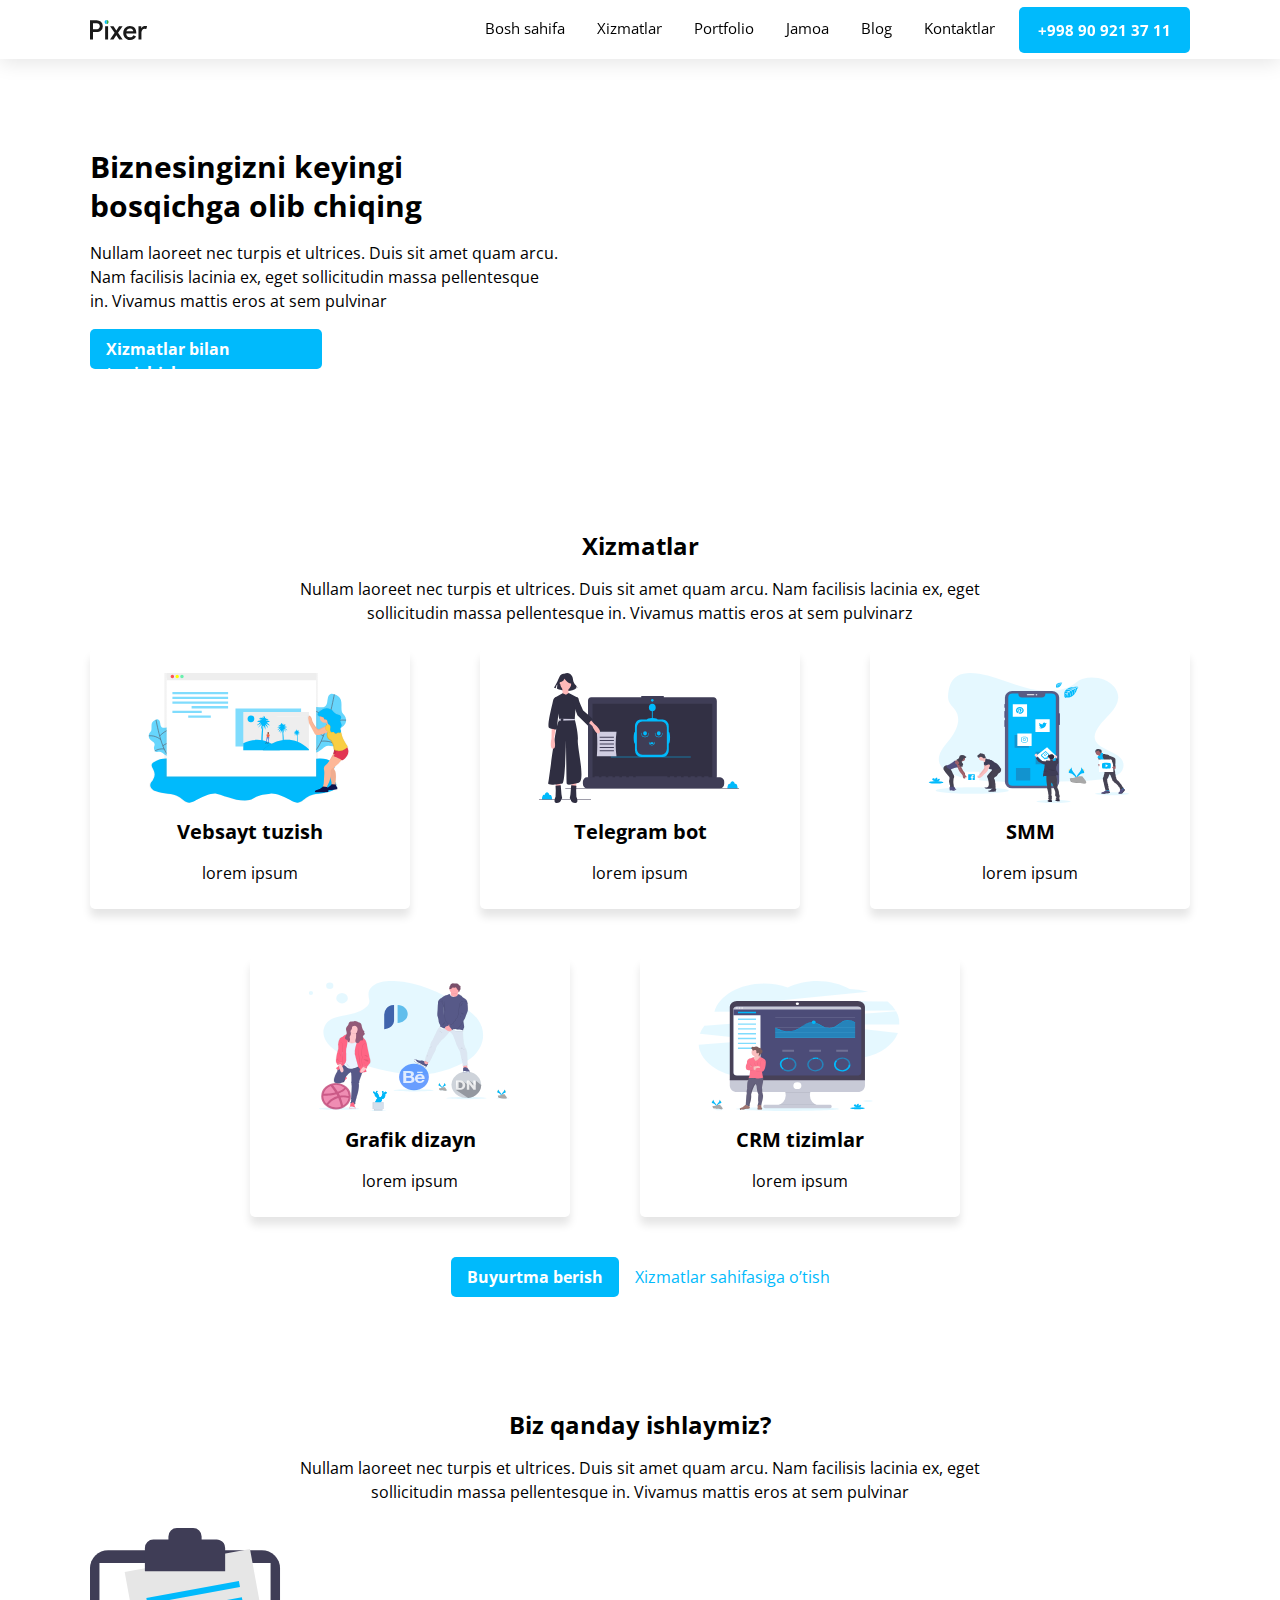
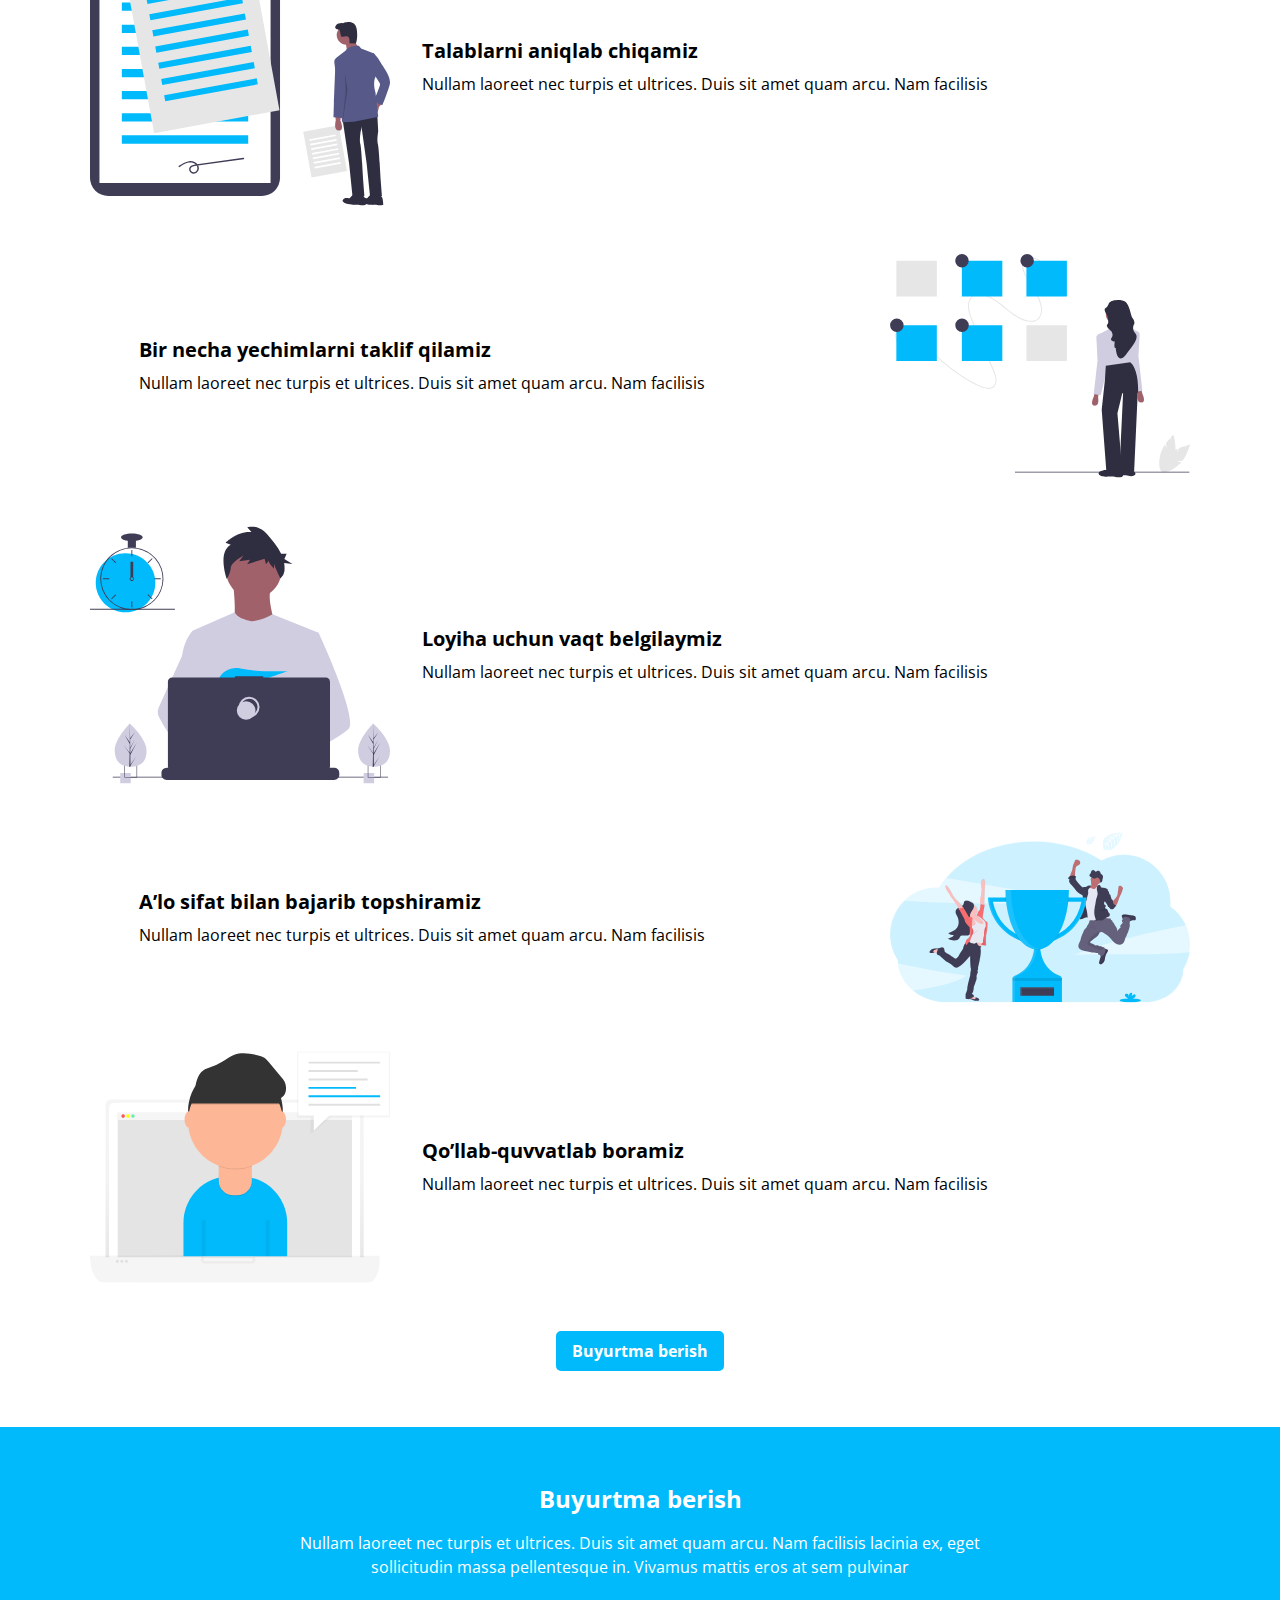
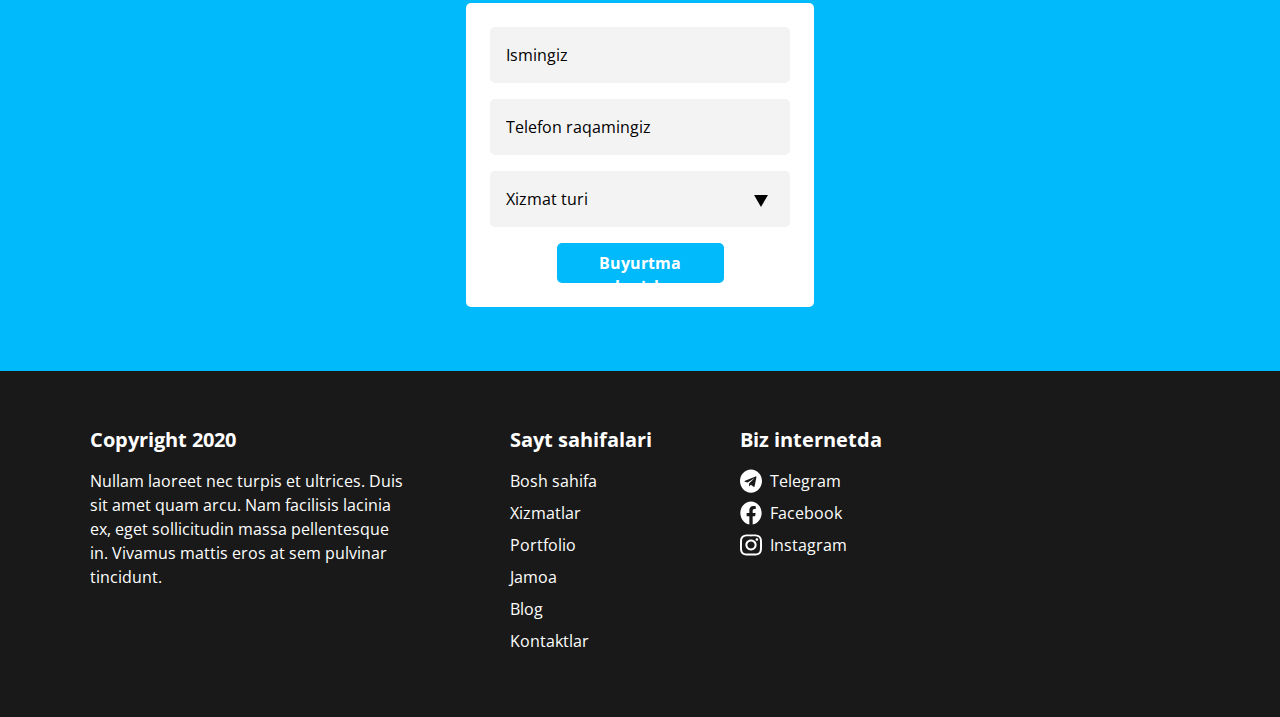
<file: index.html>
<!DOCTYPE html>
<html lang="en">
<head>
    <meta charset="UTF-8">
    <meta http-equiv="X-UA-Compatible" content="IE=edge">
    <meta name="viewport" content="width=device-width, initial-scale=1.0">
    <title>Pixer</title>
    <link rel="stylesheet" href="./css/main.css">
    <link rel="stylesheet" href="./css/normalize.css">
    <!-- <link rel="stylesheet" href="./css/main-min.css"> -->
</head>
<body>
    <!-- site header start -->
    <header>
        <div class="container">
            <div class="site-header-wrapper">
                <a class="site-header-img-link" href="./index.html">
                    <img class="site-header-img" src="./images/site-logo.svg" alt="site logo">
                </a>
                <nav class="site-header-nav">
                    <ol class="site-header-nav-list">
                        <li class="site-header-nav-item">
                            <a class="site-header-nav-item-link" href="./index.html">Bosh sahifa</a>
                        </li>
                        <li class="site-header-nav-item">
                            <a class="site-header-nav-item-link" href="./services.html">Xizmatlar</a>
                            <ul class="site-header-nav-inner-list">
                                <li class="site-header-nav-inner-item">
                                    <a class="site-header-nav-inner-link first-item-link" href="./create-site.html">Vebsayt</a>
                                </li>
                                <li class="site-header-nav-inner-item">
                                    <a class="site-header-nav-inner-link" href="./telegram-bot.html">Telegram bot</a>
                                </li>
                                <li class="site-header-nav-inner-item">
                                    <a class="site-header-nav-inner-link" href="./smm.html">SMM</a>
                                </li>
                                <li class="site-header-nav-inner-item">
                                    <a class="site-header-nav-inner-link" href="./grafik-dizayn.html">Grafik dizayn</a>
                                </li>
                                <li class="site-header-nav-inner-item">
                                    <a class="site-header-nav-inner-link" href="./crm-systems.html">CRM tizim</a>
                                </li>
                            </ul>
                        </li>
                        <li class="site-header-nav-item">
                            <a class="site-header-nav-item-link" href="./portfolio.html">Portfolio</a>
                        </li>
                        <li class="site-header-nav-item">
                            <a class="site-header-nav-item-link" href="./team.html">Jamoa</a>
                        </li>
                        <li class="site-header-nav-item">
                            <a class="site-header-nav-item-link" href="./blog.html">Blog</a>
                        </li>
                        <li class="site-header-nav-item">
                            <a class="site-header-nav-item-link" href="./contacts.html">Kontaktlar</a>
                        </li>
                    </ol>
                </nav>
                <a class="site-header-wrapper-link" href="tel:+998909213711">+998 90 921 37 11</a>
            </div>
        </div>
    </header>
    <!-- site header end -->

    <!-- site main start -->
    <main class="site-main">
    <!-- hero section start -->
        <section class="hero-section">
            <div class="container">
                <div class="hero-section-wrapper">
                    <div class="hero-section-title-wrapper">
                        <h1 class="hero-section-title">Biznesingizni keyingi bosqichga olib chiqing</h1>
                        <p class="hero-section-description">Nullam laoreet nec turpis et ultrices. Duis sit amet quam arcu. Nam facilisis lacinia ex, eget sollicitudin massa pellentesque in. Vivamus mattis eros at sem pulvinar</p>
                        <a class="hero-section-btn" href="#servises">Xizmatlar bilan tanishish</a>
                    </div>
                    <iframe class="hero-section-iframe" width="458" height="258" src="https://www.youtube.com/embed/6_pru8U2RmM" title="The whole working-from-home thing — Apple"  allow="accelerometer; autoplay; clipboard-write; encrypted-media; gyroscope; picture-in-picture" allowfullscreen></iframe>
                </div>
            </div>
        </section>
    <!-- hero section end -->

    <!-- services section start -->
    <section class="services-section" id="servises" >
        <div class="container">
            <div class="services-section-wrapper">
                <h2 class="services-section-wrapper-title">Xizmatlar</h2>
                <p class="services-section-wrapper-description">Nullam laoreet nec turpis et ultrices. Duis sit amet quam arcu. Nam facilisis lacinia ex, eget sollicitudin massa pellentesque in. Vivamus mattis eros at sem pulvinarz</p>
            </div>
            <ul class="services-section-list">
                <li class="services-section-item">
                    <a class="services-section-item-link create-site" href="./create-site.html">
                        <h3 class="services-section-item-title">Vebsayt tuzish</h3>
                        <p class="services-section-item-discribtion">lorem ipsum</p>
                    </a>
                </li>
                <li class="services-section-item">
                    <a class="services-section-item-link telegram-bot" href="./telegram-bot.html">
                        <h3 class="services-section-item-title">Telegram bot</h3>
                        <p class="services-section-item-discribtion">lorem ipsum</p>
                    </a>
                </li>
                <li class="services-section-item">
                    <a class="services-section-item-link smm" href="./smm.html">
                        <h3 class="services-section-item-title">SMM</h3>
                        <p class="services-section-item-discribtion">lorem ipsum</p>
                    </a>
                </li>
                <li class="services-section-item">
                    <a class="services-section-item-link grafik-disigner" href="./grafik-dizayn.html">
                        <h3 class="services-section-item-title">Grafik dizayn</h3>
                        <p class="services-section-item-discribtion">lorem ipsum</p>
                    </a>
                </li>
                <li class="services-section-item">
                    <a class="services-section-item-link crm-systems" href="./crm-systems.html">
                        <h3 class="services-section-item-title">CRM tizimlar</h3>
                        <p class="services-section-item-discribtion">lorem ipsum</p>
                    </a>
                </li>
            </ul>
            <div class="services-section-inner">
                <a class="services-section-inner-place-an-order" href="#order">Buyurtma berish</a>
                <a class="services-section-inner-link" href="#">Xizmatlar sahifasiga o’tish</a>
            </div>
        </div>
    </section>
    <!-- services section end -->

    <!-- Howwework section start -->
    <section class="howwework-section">
        <div class="container">
            <div class="howwework-section-wrapper">
                <h2 class="howwework-section-title">Biz qanday ishlaymiz?</h2>
                <p class="howwework-section-description">Nullam laoreet nec turpis et ultrices. Duis sit amet quam arcu. Nam facilisis lacinia ex, eget sollicitudin massa pellentesque in. Vivamus mattis eros at sem pulvinar</p>
                <ol class="howwework-section-list">
                    <li class="howwework-section-item">
                        <div class="howwework-section-item-wrapper">
                            <h3 class="howwework-section-item-title">Talablarni aniqlab chiqamiz</h3>
                            <p class="howwework-section-item-description">Nullam laoreet nec turpis et ultrices. Duis sit amet quam arcu. Nam facilisis</p>
                        </div>              
                    </li>
                    <li class="howwework-section-item">
                        <div class="howwework-section-item-wrapper">
                            <h3 class="howwework-section-item-title">Bir necha yechimlarni taklif qilamiz</h3>
                            <p class="howwework-section-item-description">Nullam laoreet nec turpis et ultrices. Duis sit amet quam arcu. Nam facilisis</p>
                        </div>        
                    </li>
                    <li class="howwework-section-item">
                        <div class="howwework-section-item-wrapper">
                            <h3 class="howwework-section-item-title">Loyiha uchun vaqt belgilaymiz</h3>
                            <p class="howwework-section-item-description">Nullam laoreet nec turpis et ultrices. Duis sit amet quam arcu. Nam facilisis</p>    
                        </div>
                    </li>
                    <li class="howwework-section-item">
                        <div class="howwework-section-item-wrapper">
                            <h3 class="howwework-section-item-title">A’lo sifat bilan bajarib topshiramiz</h3>
                            <p class="howwework-section-item-description">Nullam laoreet nec turpis et ultrices. Duis sit amet quam arcu. Nam facilisis</p>
                        </div>
                    </li>
                    <li class="howwework-section-item">
                        <div class="howwework-section-item-wrapper">
                            <h3 class="howwework-section-item-title">Qo’llab-quvvatlab boramiz</h3>
                            <p class="howwework-section-item-description">Nullam laoreet nec turpis et ultrices. Duis sit amet quam arcu. Nam facilisis</p>    
                        </div>
                    </li>
                </ol>
                <div class="howwework-section-inner-link">
                    <a class="services-section-inner-place-an-order howwework-section-inner-link-btn" href="#order">Buyurtma berish</a>
                </div>
            </div>
        </div>
    </section>
    <!-- Howwework section end -->

    <!-- order section start -->
    <section class="order-section" id="order">
        <div class="container">
            <h2 class="order-section-title">Buyurtma berish</h2>
            <p class="order-section-description">Nullam laoreet nec turpis et ultrices. Duis sit amet quam arcu. Nam facilisis lacinia ex, eget sollicitudin massa pellentesque in. Vivamus mattis eros at sem pulvinar</p>
            <form class="order-section-form" action="https://echo.htmlacademy.ru/" method="post" autocomplete="off">
                <input class="order-section-form-input" type="text" name="user_name" aria-label="Please enter your name!" placeholder="Ismingiz" required>
                <input class="order-section-form-input" type="tel" name="user_phone" aria-label="Please enter your name!" placeholder="Telefon raqamingiz" required>
                <select class="order-section-form-input" name="type_of_service" required>
                    <option value="" selected disabled>Xizmat turi</option>
                    <option value="Vebsayt tuzish">Vebsayt tuzish</option>
                    <option value="Telegram bot">Telegram bot</option>
                    <option value="SMM">SMM</option>
                    <option value="Grafik dizayn">Grafik dizayn</option>
                    <option value="CRM tizimlar">CRM tizimlar</option>
                </select>
                <button class="services-section-inner-place-an-order order-section-form-btn" type="submit">Buyurtma berish</button>
            </form>
        </div>
    </section>
    <!-- order section end -->
    </main>
    <!-- site main end -->

    <!-- site footer start -->
    <footer>
        <div class="container">
            <div class="fotter-wrapper">
                <div class="fotter-inner">
                    <strong class="fotter-inner-title">Copyright 2020</strong>
                    <p class="fotter-inner-description">Nullam laoreet nec turpis et ultrices. Duis sit amet quam arcu. Nam facilisis lacinia ex, eget sollicitudin massa pellentesque in. Vivamus mattis eros at sem pulvinar tincidunt.</p>
                </div>
                <div class="site-pages-wrapper">
                    <strong class="site-pages-wrapper-title">Sayt sahifalari</strong>
                    <ul class="site-pages-wrapper-list">
                        <li class="site-pages-wrapper-item">
                            <a class="site-pages-wrapper-item-link" href="./index.html">Bosh sahifa</a>
                        </li>
                        <li class="site-pages-wrapper-item">
                            <a class="site-pages-wrapper-item-link" href="./services.html">Xizmatlar</a>
                        </li>
                        <li class="site-pages-wrapper-item">
                            <a class="site-pages-wrapper-item-link" href="./portfolio.html">Portfolio</a>
                        </li>
                        <li class="site-pages-wrapper-item">
                            <a class="site-pages-wrapper-item-link" href="./team.html">Jamoa</a>
                        </li>
                        <li class="site-pages-wrapper-item">
                            <a class="site-pages-wrapper-item-link" href="./blog.html">Blog</a>
                        </li>
                        <li class="site-pages-wrapper-item">
                            <a class="site-pages-wrapper-item-link" href="./contacts.html">Kontaktlar</a>
                        </li>
                    </ul>
                </div>
                <div class="our-social-wrapper">
                    <strong class="our-social-title">Biz internetda</strong>
                    <ul class="our-social-title-list">
                        <li class="our-social-title-item">
                            <a class="our-social-title-item-link" href="#" target="blank">Telegram</a>
                        </li>
                        <li class="our-social-title-item">
                            <a class="our-social-title-item-link facebook" href="#" target="blank">Facebook</a>
                        </li>
                        <li class="our-social-title-item">
                            <a class="our-social-title-item-link instagram" href="#" target="blank">Instagram</a>
                        </li>
                    </ul>
                </div>
            </div>
        </div>
    </footer>
    <!-- site footer end -->



</body>
</html>
</file>
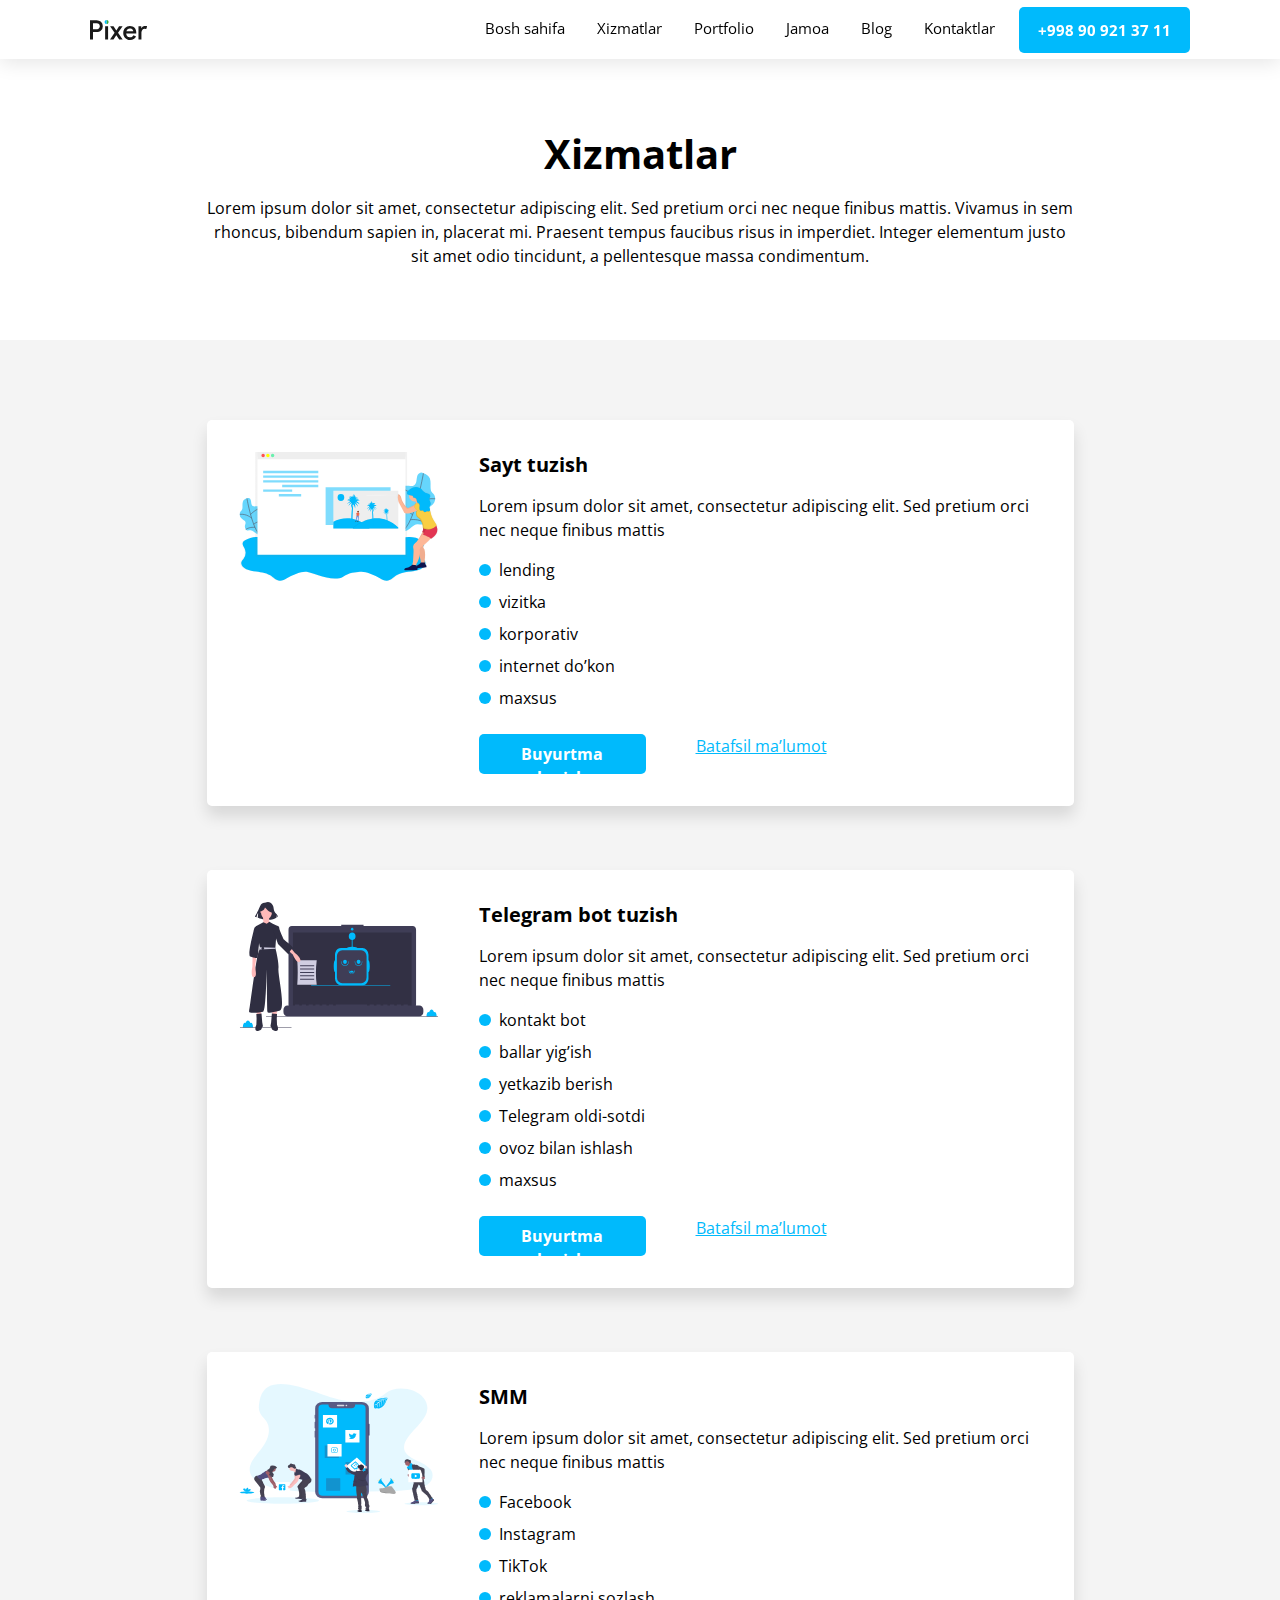
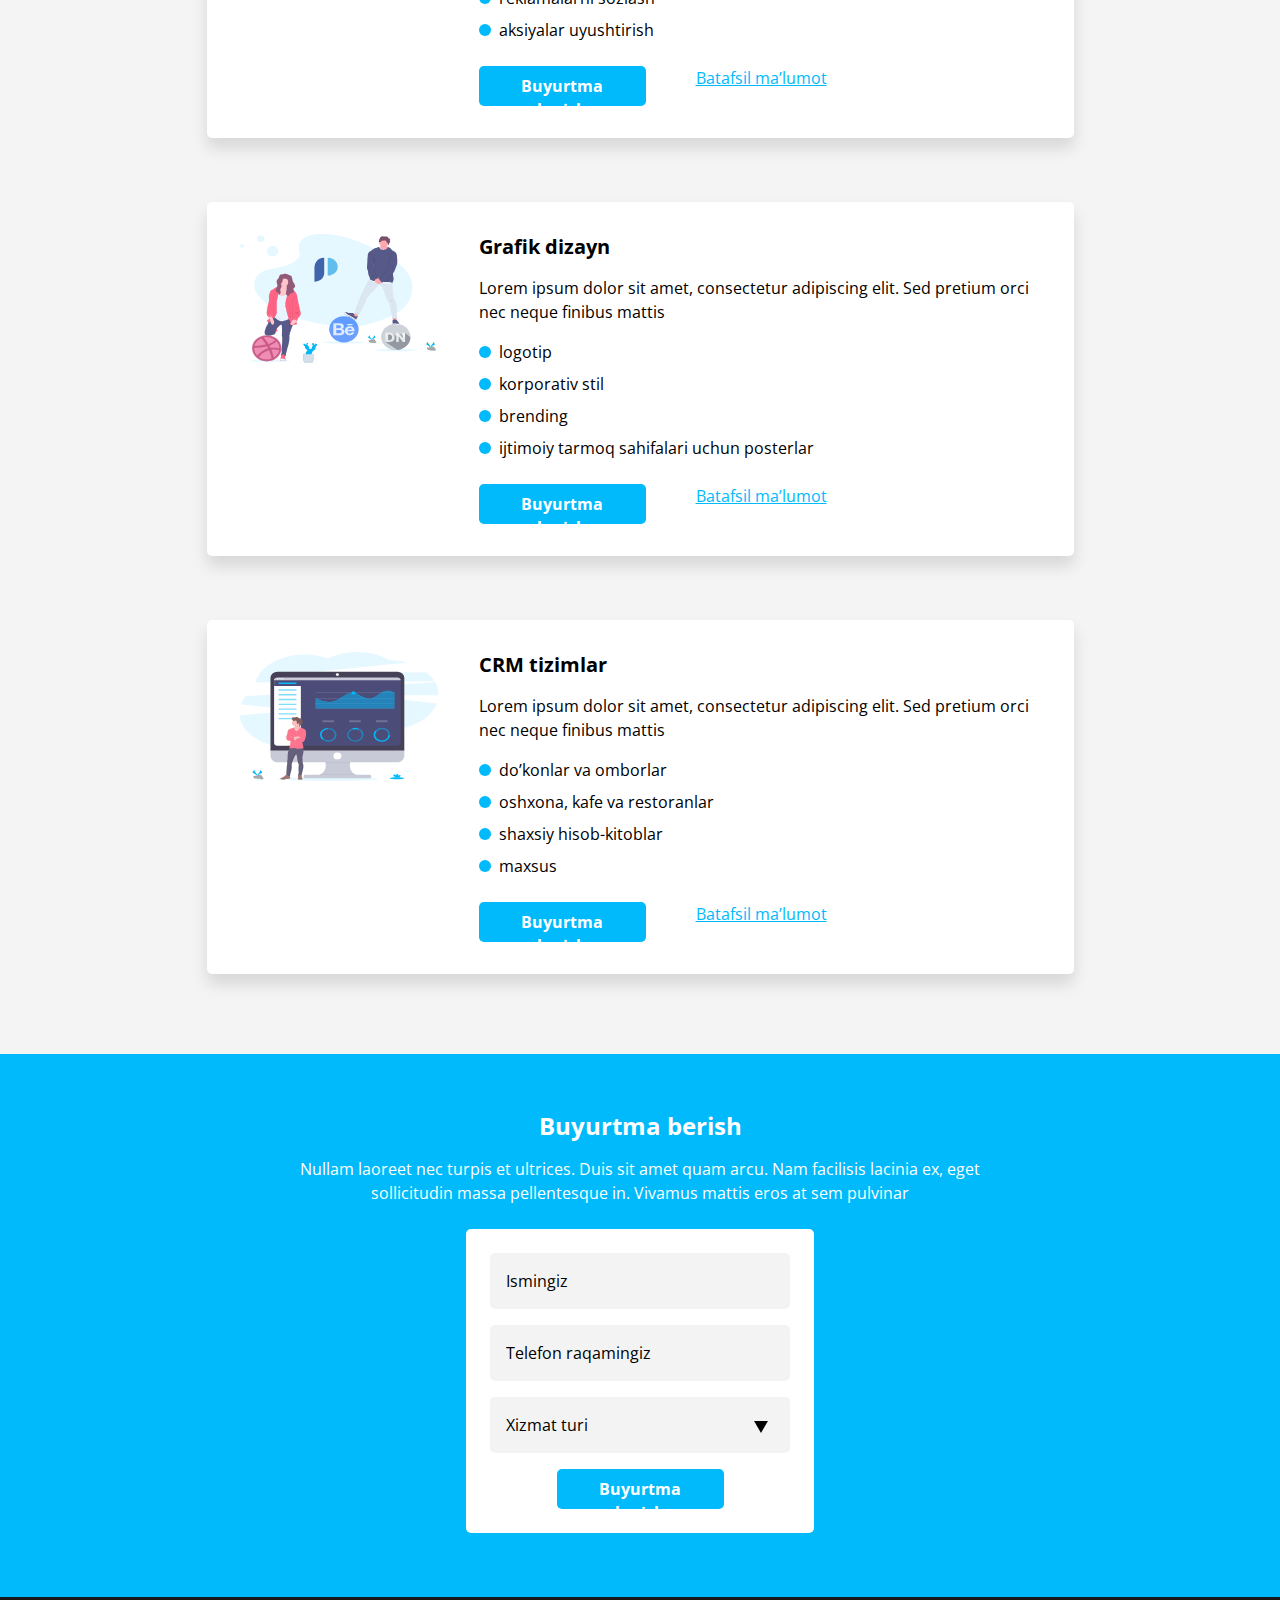
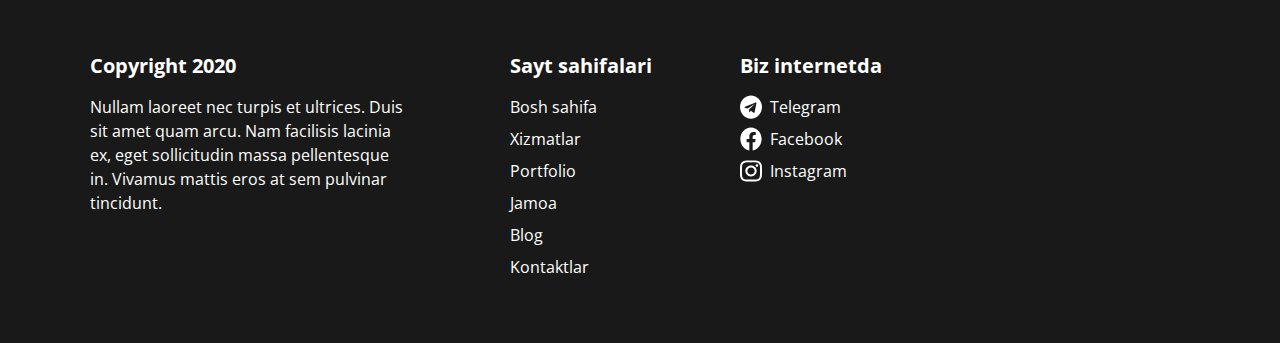
<file: services.html>
<!DOCTYPE html>
<html lang="en">
<head>
    <meta charset="UTF-8">
    <meta http-equiv="X-UA-Compatible" content="IE=edge">
    <meta name="viewport" content="width=device-width, initial-scale=1.0">
    <title>Services</title>
    <!-- <link rel="stylesheet" href="./css/normalize.css"> -->
    <!-- <link rel="stylesheet" href="./css/main.css"> -->
    <link rel="stylesheet" href="./css/main-min.css">
</head>
<body>

    <!-- site header start -->
    <header>
        <div class="container">
            <div class="site-header-wrapper">
                <a class="site-header-img-link" href="./index.html">
                    <img class="site-header-img" src="./images/site-logo.svg" alt="site logo">
                </a>
                <nav class="site-header-nav">
                    <ol class="site-header-nav-list">
                        <li class="site-header-nav-item">
                            <a class="site-header-nav-item-link" href="./index.html">Bosh sahifa</a>
                        </li>
                        <li class="site-header-nav-item">
                            <a class="site-header-nav-item-link" href="./services.html">Xizmatlar</a>
                            <ul class="site-header-nav-inner-list">
                                <li class="site-header-nav-inner-item">
                                    <a class="site-header-nav-inner-link first-item-link" href="./create-site.html">Vebsayt</a>
                                </li>
                                <li class="site-header-nav-inner-item">
                                    <a class="site-header-nav-inner-link" href="./telegram-bot.html">Telegram bot</a>
                                </li>
                                <li class="site-header-nav-inner-item">
                                    <a class="site-header-nav-inner-link" href="./smm.html">SMM</a>
                                </li>
                                <li class="site-header-nav-inner-item">
                                    <a class="site-header-nav-inner-link" href="./grafik-dizayn.html">Grafik dizayn</a>
                                </li>
                                <li class="site-header-nav-inner-item">
                                    <a class="site-header-nav-inner-link" href="./crm-systems.html">CRM tizim</a>
                                </li>
                            </ul>
                        </li>
                        <li class="site-header-nav-item">
                            <a class="site-header-nav-item-link" href="./portfolio.html">Portfolio</a>
                        </li>
                        <li class="site-header-nav-item">
                            <a class="site-header-nav-item-link" href="./team.html">Jamoa</a>
                        </li>
                        <li class="site-header-nav-item">
                            <a class="site-header-nav-item-link" href="./blog.html">Blog</a>
                        </li>
                        <li class="site-header-nav-item">
                            <a class="site-header-nav-item-link" href="./contacts.html">Kontaktlar</a>
                        </li>
                    </ol>
                </nav>
                <a class="site-header-wrapper-link" href="tel:+998909213711">+998 90 921 37 11</a>
            </div>
        </div>
    </header>
    <!-- site header end -->

    <!-- site main start -->
    <main class="site-main">
    
    <!-- services section start -->
    <section class="service-hero-section">
        <div class="container">
            <div class="services-section-title-inner">
                <h2 class="services-section-inner-title">Xizmatlar</h2>
                <p class="services-section-inner-desc">
                    Lorem ipsum dolor sit amet, consectetur adipiscing elit. Sed pretium orci nec neque finibus mattis. Vivamus in sem rhoncus, bibendum sapien in, placerat mi. Praesent tempus faucibus risus in imperdiet. Integer elementum justo sit amet odio tincidunt, a pellentesque massa condimentum.
                </p>
            </div>
        </div>
        <div class="services-section-inner-wrapper">
            <div class="container">
                <ul class="services-section-wrapper-list">
                    <li class="services-section-wrapper-item">
                        <h3 class="services-section-wrapper-item-title">Sayt tuzish</h3>
                        <p class="services-section-wrapper-item-desc">Lorem ipsum dolor sit amet, consectetur adipiscing elit. Sed pretium orci nec neque finibus mattis</p>
                        <ul class="services-section-wrapper-inner-list">
                            <li class="services-section-wrapper-inner-item">lending</li>
                            <li class="services-section-wrapper-inner-item">vizitka</li>
                            <li class="services-section-wrapper-inner-item">korporativ</li>
                            <li class="services-section-wrapper-inner-item">internet do’kon</li>
                            <li class="services-section-wrapper-inner-item">maxsus</li>
                        </ul>
                        <div class="services-section-wrapper-item-inner">
                            <a class="hero-section-btn services-section-wrapper-item-inner-link  order-link " href="#">Buyurtma berish</a>
                            <a class="services-section-wrapper-item-inner-link" href="#">Batafsil ma’lumot</a>
                        </div>
                    </li>
                    <li class="services-section-wrapper-item">
                        <h3 class="services-section-wrapper-item-title">Telegram bot tuzish</h3>
                        <p class="services-section-wrapper-item-desc">Lorem ipsum dolor sit amet, consectetur adipiscing elit. Sed pretium orci nec neque finibus mattis</p>
                        <ul class="services-section-wrapper-inner-list">
                            <li class="services-section-wrapper-inner-item">kontakt bot</li>
                            <li class="services-section-wrapper-inner-item">ballar yig’ish</li>
                            <li class="services-section-wrapper-inner-item">yetkazib berish</li>
                            <li class="services-section-wrapper-inner-item">Telegram oldi-sotdi</li>
                            <li class="services-section-wrapper-inner-item">ovoz bilan ishlash</li>
                            <li class="services-section-wrapper-inner-item">maxsus</li>
                        </ul>
                        <div class="services-section-wrapper-item-inner">
                            <a class="hero-section-btn services-section-wrapper-item-inner-link order-link" href="#">Buyurtma berish</a>
                            <a class="services-section-wrapper-item-inner-link" href="#">Batafsil ma’lumot</a>
                        </div>
                    </li>
                    <li class="services-section-wrapper-item">
                        <h3 class="services-section-wrapper-item-title">SMM</h3>
                        <p class="services-section-wrapper-item-desc">Lorem ipsum dolor sit amet, consectetur adipiscing elit. Sed pretium orci nec neque finibus mattis</p>
                        <ul class="services-section-wrapper-inner-list">
                            <li class="services-section-wrapper-inner-item">Facebook</li>
                            <li class="services-section-wrapper-inner-item">Instagram</li>
                            <li class="services-section-wrapper-inner-item">TikTok</li>
                            <li class="services-section-wrapper-inner-item">reklamalarni sozlash</li>
                            <li class="services-section-wrapper-inner-item">aksiyalar uyushtirish</li>
                        </ul>
                        <div class="services-section-wrapper-item-inner">
                            <a class="hero-section-btn services-section-wrapper-item-inner-link order-link" href="#">Buyurtma berish</a>
                            <a class="services-section-wrapper-item-inner-link" href="#">Batafsil ma’lumot</a>
                        </div>
                    </li>
                    <li class="services-section-wrapper-item">
                        <h3 class="services-section-wrapper-item-title">Grafik dizayn</h3>
                        <p class="services-section-wrapper-item-desc">Lorem ipsum dolor sit amet, consectetur adipiscing elit. Sed pretium orci nec neque finibus mattis</p>
                        <ul class="services-section-wrapper-inner-list">
                            <li class="services-section-wrapper-inner-item">logotip</li>
                            <li class="services-section-wrapper-inner-item">korporativ stil</li>
                            <li class="services-section-wrapper-inner-item">brending</li>
                            <li class="services-section-wrapper-inner-item">ijtimoiy tarmoq sahifalari uchun posterlar</li>
                        </ul>
                        <div class="services-section-wrapper-item-inner">
                            <a class="hero-section-btn services-section-wrapper-item-inner-link order-link" href="#">Buyurtma berish</a>
                            <a class="services-section-wrapper-item-inner-link" href="#">Batafsil ma’lumot</a>
                        </div>
                    </li>
                    <li class="services-section-wrapper-item">
                        <h3 class="services-section-wrapper-item-title">CRM tizimlar</h3>
                        <p class="services-section-wrapper-item-desc">Lorem ipsum dolor sit amet, consectetur adipiscing elit. Sed pretium orci nec neque finibus mattis</p>
                        <ul class="services-section-wrapper-inner-list">
                            <li class="services-section-wrapper-inner-item">do’konlar va omborlar</li>
                            <li class="services-section-wrapper-inner-item">oshxona, kafe va restoranlar</li>
                            <li class="services-section-wrapper-inner-item">shaxsiy hisob-kitoblar</li>
                            <li class="services-section-wrapper-inner-item">maxsus</li>
                        </ul>
                        <div class="services-section-wrapper-item-inner">
                            <a class="hero-section-btn services-section-wrapper-item-inner-link order-link" href="#">Buyurtma berish</a>
                            <a class="services-section-wrapper-item-inner-link" href="#">Batafsil ma’lumot</a>
                        </div>
                    </li>
                </ul>
            </div>
        </div>
    </section>  
    
    <!-- order section start -->
    <section class="order-section" id="order">
        <div class="container">
            <h2 class="order-section-title">Buyurtma berish</h2>
            <p class="order-section-description">Nullam laoreet nec turpis et ultrices. Duis sit amet quam arcu. Nam facilisis lacinia ex, eget sollicitudin massa pellentesque in. Vivamus mattis eros at sem pulvinar</p>
            <form class="order-section-form" action="https://echo.htmlacademy.ru/" method="post" autocomplete="off">
                <input class="order-section-form-input" type="text" name="user_name" aria-label="Please enter your name!" placeholder="Ismingiz" required>
                <input class="order-section-form-input" type="tel" name="user_phone" aria-label="Please enter your name!" placeholder="Telefon raqamingiz" required>
                <select class="order-section-form-input" name="type_of_service" required>
                    <option value="" selected disabled>Xizmat turi</option>
                    <option value="Vebsayt tuzish">Vebsayt tuzish</option>
                    <option value="Telegram bot">Telegram bot</option>
                    <option value="SMM">SMM</option>
                    <option value="Grafik dizayn">Grafik dizayn</option>
                    <option value="CRM tizimlar">CRM tizimlar</option>
                </select>
                <button class="services-section-inner-place-an-order order-section-form-btn" type="submit">Buyurtma berish</button>
            </form>
        </div>
    </section>
    <!-- order section end -->
    </main>
    <!-- site main end -->

    <!-- site footer start -->
    <footer>
        <div class="container">
            <div class="fotter-wrapper">
                <div class="fotter-inner">
                    <strong class="fotter-inner-title">Copyright 2020</strong>
                    <p class="fotter-inner-description">Nullam laoreet nec turpis et ultrices. Duis sit amet quam arcu. Nam facilisis lacinia ex, eget sollicitudin massa pellentesque in. Vivamus mattis eros at sem pulvinar tincidunt.</p>
                </div>
                <div class="site-pages-wrapper">
                    <strong class="site-pages-wrapper-title">Sayt sahifalari</strong>
                    <ul class="site-pages-wrapper-list">
                        <li class="site-pages-wrapper-item">
                            <a class="site-pages-wrapper-item-link" href="./index.html">Bosh sahifa</a>
                        </li>
                        <li class="site-pages-wrapper-item">
                            <a class="site-pages-wrapper-item-link" href="./services.html">Xizmatlar</a>
                        </li>
                        <li class="site-pages-wrapper-item">
                            <a class="site-pages-wrapper-item-link" href="./portfolio.html">Portfolio</a>
                        </li>
                        <li class="site-pages-wrapper-item">
                            <a class="site-pages-wrapper-item-link" href="./team.html">Jamoa</a>
                        </li>
                        <li class="site-pages-wrapper-item">
                            <a class="site-pages-wrapper-item-link" href="./blog.html">Blog</a>
                        </li>
                        <li class="site-pages-wrapper-item">
                            <a class="site-pages-wrapper-item-link" href="./contacts.html">Kontaktlar</a>
                        </li>
                    </ul>
                </div>
                <div class="our-social-wrapper">
                    <strong class="our-social-title">Biz internetda</strong>
                    <ul class="our-social-title-list">
                        <li class="our-social-title-item">
                            <a class="our-social-title-item-link" href="#" target="blank">Telegram</a>
                        </li>
                        <li class="our-social-title-item">
                            <a class="our-social-title-item-link facebook" href="#" target="blank">Facebook</a>
                        </li>
                        <li class="our-social-title-item">
                            <a class="our-social-title-item-link instagram" href="#" target="blank">Instagram</a>
                        </li>
                    </ul>
                </div>
            </div>
        </div>
    </footer>
    <!-- site footer end -->  
</body>
</html>
</file>
<file: css/main.css>
/*
* Prefixed by https://autoprefixer.github.io
* PostCSS: v8.4.14,
* Autoprefixer: v10.4.7
* Browsers: last 4 version
*/

/*
* Prefixed by https://autoprefixer.github.io
* PostCSS: v8.4.14,
* Autoprefixer: v10.4.7
* Browsers: last 4 version
*/

/*
* Prefixed by https://autoprefixer.github.io
* PostCSS: v8.4.14,
* Autoprefixer: v10.4.7
* Browsers: last 4 version
*/



:root{
    --main-text: #fff;
    --header-text-color: #000000;
    --btn-bg-color: #00BAFC;
}

@font-face {
    font-family: "Open Sans";
    font-style: normal;
    font-weight: 400;
    src: url("../fonts/open-sans-v29-latin-regular.woff2") format("woff2"),
    url("../fonts/open-sans-v29-latin-regular.woff") format("woff"); 
}

@font-face {
    font-family: "Open Sans";
    font-style: normal;
    font-weight: 700;
    src: url("../fonts/open-sans-v29-latin-700.woff2") format("woff2"), 
    url("../fonts/open-sans-v29-latin-700.woff") format("woff"); 
}

*,
*::before,
*::after{
    -webkit-box-sizing: inherit;
    box-sizing: inherit;
}

html{
    height: 100%;
    -webkit-box-sizing: border-box;
    box-sizing: border-box;
    scroll-behavior: smooth;
}

img{
    display: block;
    height: auto;
}
*{
    -webkit-box-sizing: border-box;
    box-sizing: border-box;
    
    
}

ul{
    list-style: none;
    margin: 0;
    padding: 0;
}

h1,
h2,
h3,
h4,
h5,
p{
    margin: 0;
}

a{
    text-decoration: none;
}



body{
    font-family: "Open Sans", "Arial", sans-serif;
    font-style: normal;
    font-weight: 400;
    margin: 0;
}

.container{
    width: 1140px;
    margin: 0 auto;
    padding-right: 20px;
    padding-left: 20px;
}
/* STICKY-FOOTER */

.site-main{
    -webkit-box-flex: 1;
    -ms-flex-positive: 1;
    flex-grow: 1;
}

/* header */
header{
    position: fixed;
    z-index: 2;
    width: 100%;
    background: var(--main-text);
    -webkit-box-shadow: 0px 4px 20px #0000001a;
    box-shadow: 0px 4px 20px #0000001a;
}

.site-header-wrapper{
    display: -webkit-box;
    display: -ms-flexbox;
    display: flex;
    -webkit-box-align: center;
    -ms-flex-align: center;
    align-items: center;    
}

.site-header-img-link{
    margin-right: auto;
}

.site-header-img{
    width: 58px;
    height: 20px;
    display: block;
}

.site-header-img:hover{
    opacity: 0.8;
}
.site-header-img:active{
    opacity: 0.4;
}

.site-header-nav-list{
    display: -webkit-box;
    display: -ms-flexbox;
    display: flex;
    list-style: none;
    margin: 0;
    padding: 0;
}
.site-header-nav-item{
    position: relative;
}

.site-header-nav-item-link{
    display: inline-block;
    font-size: 15px;
    line-height: 24px;
    padding: 16px;
    color: var(--header-text-color);
    text-decoration: none;
    border-bottom: 3px solid transparent;
}

.site-header-nav-item:nth-child(2):hover .site-header-nav-inner-list{
    display: block;
    border-radius: 5px;
}

.site-header-nav-item-link:hover{
    border-bottom: 3px solid #191919;
}
.site-header-nav-item-link:active{
    color: var(--main-text);
    border-bottom: 3px solid transparent;
    background-color: #191919b3;
}

.site-header-nav-inner-list {
    display: none;
    position: absolute;
    left: -16px;
    width: 124px;
    list-style: none;
    padding: 0;
    -webkit-box-shadow: 0px 4px 24px rgba(0, 0, 0, 0.1);
    box-shadow: 0px 4px 24px rgba(0, 0, 0, 0.1);
    
}
.site-header-nav-inner-item {
    padding-left: 16px;
    background-color: #fff;
}

.site-header-nav-inner-item:hover{
    background-color: var(--btn-bg-color) ;
}
.site-header-nav-inner-item:active{
    background-color: var(--btn-bg-color) ;
    opacity: 0.6;
}

.site-header-nav-inner-link{
    display: inline-block;
    font-size: 16px;
    line-height: 24px;
    text-decoration: none;
    margin: 8px 0;
    color: var(--header-text-color);
}


.site-header-wrapper-link{
    display: block;
    font-weight: 700;
    font-size: 15px;
    line-height: 24px;
    margin-left: 8px;
    color: var(--main-text);
    border: 3px solid transparent;
    background-color: var(--btn-bg-color);
    border-radius: 5px;
    padding: 8px 16px;
    text-decoration: none;
}

.site-header-wrapper-link:hover{
    color: var(--btn-bg-color);
    border: 3px solid var(--btn-bg-color);
    background-color: var(--main-text) ;
}
.site-header-wrapper-link:active{
    color: var(--main-text);
    border: 3px solid var(--main-text);
    background-color: var(--btn-bg-color);
    opacity: 0.6;
}

/*------------------------ hero section */
.hero-section {
    padding: 136px 0 80px 0;
}
.hero-section-wrapper{
    display: -webkit-box;
    display: -ms-flexbox;
    display: flex;
    -webkit-box-align: center;
    -ms-flex-align: center;
    align-items: center;
}
.hero-section-title-wrapper {
    width: 470px;
    margin-right: auto;
}
.hero-section-title {
    font-weight: 700;
    font-size: 30px;
    line-height: 130%;
    color: var(--header-text-color);
    margin-top: 0;
    margin-bottom: 16px;
}
.hero-section-description {
    display: inline-block;
    font-size: 16px;
    line-height: 24px;
    color: var(--header-text-color);
    margin-top: 0;
    margin-bottom: 16px;
}
.hero-section-btn {
    display: inline-block;
    width: 232px;
    height: 40px;
    font-weight: 700;
    font-size: 16px;
    line-height: 24px;  
    padding: 8px 16px;
    text-decoration: none;
    color: var(--main-text);
    background-color: var(--btn-bg-color);
    border-radius: 5px;
    
}

.hero-section-btn:hover{
    background-color: #00bafccc;
}
.hero-section-btn:active{
    background-color: #00bafc99;
}

.hero-section-iframe {
    border: 0;
    border-radius: 5px;
}


/*------------- service section  */

.services-section {
    padding: 56px 0;
}
.services-section-wrapper {
    width: 719px;
    margin: 0 auto;
    margin-bottom: 24px;
    text-align: center;
}
.services-section-wrapper-title {
    font-weight: 700;
    font-size: 24px;
    line-height: 130%;
    text-align: center;
    margin-top: 0;
    margin-bottom: 16px;
    color: var(--header-text-color);
    
}
.services-section-wrapper-description {
    font-size: 16px;
    line-height: 24px;
    text-align: center;
    margin: 0;
    color: var(--header-text-color);
}
.services-section-list {
    display: -webkit-box;
    display: -ms-flexbox;
    display: flex;
    -ms-flex-wrap: wrap;
    flex-wrap: wrap;
    -webkit-box-pack: center;
    -ms-flex-pack: center;
    justify-content: center;
    list-style: none;
    margin: 0 auto;
    margin-bottom: 40px;
    padding: 0;
}
.services-section-item {
    width: 320px;
    margin-right: 70px;
    padding: 24px 58px;
    background: var(--main-text);
    -webkit-box-shadow: 0px 8px 8px #0000001a;
    box-shadow: 0px 8px 8px #0000001a;
    border-radius: 5px;
}

.services-section-item:hover{
    -webkit-box-shadow: 0px 12px 21px #0000001a;
    box-shadow: 0px 12px 21px #0000001a;
}
.services-section-item:active{
    -webkit-box-shadow: 0px 4px 4px #00000033;
    box-shadow: 0px 4px 4px #00000033;
}

.services-section-item:nth-child(3){
    margin-right: 0;
}
.services-section-item:nth-child(4){
    margin-top: 48px;
}
.services-section-item:nth-child(5){
    margin-top: 48px;
}


.services-section-item-link{
    text-decoration: none;
}


.create-site::before{
    display: block;
    width: 202px;
    height: 130px;
    margin-bottom: 16px;
    background-image: url("../images/website-illustration.svg");
    background-size: 202px 130px;
    background-repeat: no-repeat;
    -ms-flex-negative: 0;
    flex-shrink: 0;
    content: ""; 
}
.telegram-bot::before{
    display: block;
    width: 202px;
    height: 130px;
    margin-bottom: 16px;
    background-image: url("../images/bot-illustration.svg");
    background-size: 202px 130px;
    background-repeat: no-repeat;
    -ms-flex-negative: 0;
    flex-shrink: 0;
    content: ""; 
}
.smm::before{
    display: block;
    width: 202px;
    height: 130px;
    margin-bottom: 16px;
    background-image: url("../images/smm-illustration.svg");
    background-size: 202px 130px;
    background-repeat: no-repeat;
    -ms-flex-negative: 0;
    flex-shrink: 0;
    content: ""; 
}
.grafik-disigner::before{
    display: block;
    width: 202px;
    height: 130px;
    margin-bottom: 16px;
    background-image: url("../images/design-illustration.svg");
    background-size: 202px 130px;
    background-repeat: no-repeat;
    -ms-flex-negative: 0;
    flex-shrink: 0;
    content: ""; 
}
.crm-systems::before{
    display: block;
    width: 202px;
    height: 130px;
    margin-bottom: 16px;
    background-image: url("../images/crm-illustration.svg");
    background-size: 202px 130px;
    background-repeat: no-repeat;
    -ms-flex-negative: 0;
    flex-shrink: 0;
    content: ""; 
}


.services-section-item-title {
    font-weight: 700;
    font-size: 20px;
    line-height: 130%;
    text-align: center;
    margin-top: 0;
    margin-bottom: 16px;
    color: var(--header-text-color);
}
.services-section-item-discribtion {
    font-size: 16px;
    line-height: 24px;
    text-align: center;
    margin: 0;
    color: var(--header-text-color);
    
}
.services-section-inner {
    display: -webkit-box;
    display: -ms-flexbox;
    display: flex;
    -webkit-box-pack: center;
    -ms-flex-pack: center;
    justify-content: center;
    -webkit-box-align: center;
    -ms-flex-align: center;
    align-items: center;
}
.services-section-inner-place-an-order {
    font-weight: 700;
    font-size: 16px;
    line-height: 24px;
    padding: 8px 16px;
    text-decoration: none;
    margin-right: 16px;
    color: var(--main-text);
    background-color: var(--btn-bg-color);
    border-radius: 5px;
}

.services-section-inner-link {
    font-weight: 400;
    font-size: 16px;
    line-height: 24px;
    text-align: center;
    color: var(--btn-bg-color);
}

.services-section-inner-place-an-order:hover{
    background-color: #00bafccc;
}
.services-section-inner-place-an-order:active{
    background-color: #00bafc99;
}



/* ---------howwework-section */

.howwework-section {
    padding-top: 56px;   
    padding-bottom: 56px;   
}

.howwework-section-item-wrapper{
    width: 719px;
}

.howwework-section-title {
    font-weight: 700;
    font-size: 24px;
    line-height: 130%;
    text-align: center;
    margin-top: 0;
    margin-bottom: 16px;
    color: var(--header-text-color);
}
.howwework-section-description {
    width: 719px;
    margin: 0 auto;
    font-size: 16px;
    line-height: 24px;
    text-align: center;
    margin-top: 0;
    margin-bottom: 24px;
    color: var(--header-text-color);
    
}
.howwework-section-list {
    list-style: none;
    padding: 0;
}
.howwework-section-item {
    display: -webkit-box;
    display: -ms-flexbox;
    display: flex;
    -webkit-box-align: center;
    -ms-flex-align: center;
    align-items: center;
    margin-bottom: 48px;
}


.howwework-section-item:nth-child(even){
    -webkit-box-orient: horizontal;
    -webkit-box-direction: reverse;
    -ms-flex-direction: row-reverse;
    flex-direction: row-reverse;
}
.howwework-section-item:nth-child(1):before {
    width: 300px;
    height: 278px;
    margin-right: 32px;
    background-image: url("../images/find-student.svg");
    background-size: 300px 278px;
    background-repeat: no-repeat;
    content: ""; 
}
.howwework-section-item:nth-child(2)::before {
    width: 300px;
    height: 224px;
    margin-left: 32px;
    background-image: url("../images/invite.svg");
    background-size: 300px 224px;
    background-repeat: no-repeat;
    content: ""; 
}
.howwework-section-item:nth-child(3)::before {
    width: 300px;
    height: 258px;
    margin-right: 32px;
    background-image: url("../images/set-time.svg");
    background-size: 300px 258px;
    background-repeat: no-repeat;
    content: ""; 
}
.howwework-section-item:nth-child(4)::before {
    width: 300px;
    height: 171px;
    margin-left: 32px;
    background-image: url("../images/submit-well.svg");
    background-size: 300px 171px;
    background-repeat: no-repeat;
    content: ""; 
}
.howwework-section-item:nth-child(5)::before {
    width: 300px;
    height: 232px;
    margin-right: 32px;
    background-image: url("../images/we-support.svg");
    background-size: 300px 232px;
    background-repeat: no-repeat;
    content: ""; 
}

.howwework-section-item-title {
    font-weight: 700;
    font-size: 20px;
    line-height: 130%;
    margin-top: 0;
    margin-bottom: 8px;
    color: var(--header-text-color);
    
}
.howwework-section-item-description {
    font-size: 16px;
    line-height: 24px;
    margin: 0;
    color: var(--header-text-color);
}

.howwework-section-inner-link{
    display: -webkit-box;
    display: -ms-flexbox;
    display: flex;
    -webkit-box-pack: center;
    -ms-flex-pack: center;
    justify-content: center;
    -webkit-box-align: center;
    -ms-flex-align: center;
    align-items: center;
}
.howwework-section-inner-link-btn{
    margin: 0;
}

/* howwework section end */


/* service page start */

.service-hero-section {
    background-color: #fff;
}
.services-section-title-inner{
    width: 867px;
    margin: 0 auto;
    padding-top: 128px;
    padding-bottom: 72px;
}
.services-section-inner-title {
    font-weight: 700;
    font-size: 40px;
    line-height: 130%;
    margin-bottom: 16px;
    text-align: center;
    color: var(--header-text-color);
}
.services-section-inner-desc {
    font-size: 16px;
    line-height: 24px;
    text-align: center;    
    color: var(--header-text-color);
    
}
.services-section-inner-wrapper {
    background-color:  #F4F4F4;
}
.services-section-wrapper-list {
    padding-top: 80px;
    padding-bottom: 80px;
}
.services-section-wrapper-item {
    position: relative;
    z-index: 1;
    width: 867px;
    margin: 0 auto;
    margin-bottom: 64px;
    padding: 32px 32px 32px 272px; 
    background: #FFFFFF;
    -webkit-box-shadow: 0px 10px 16px #0000001f;
            box-shadow: 0px 10px 16px #0000001f;
    border-radius: 5px;
}
.services-section-wrapper-item::before{
    position: absolute;
    top: 32px;
    left: 32px;
    width: 200px;
    height: 129px;
    background-image: url("../images/website-illustration.svg");
    background-size: 200px 129px;
    content: "";
}
.services-section-wrapper-item:nth-child(2):before{
    background-image: url("../images/bot-illustration.svg");
}
.services-section-wrapper-item:nth-child(3):before{
    background-image: url("../images/smm-illustration.svg");
}
.services-section-wrapper-item:nth-child(4):before{
    background-image: url("../images/design-illustration.svg");
}
.services-section-wrapper-item:nth-child(5):before{
    background-image: url("../images/crm-illustration.svg");
}


.services-section-wrapper-item:last-child{
    margin-bottom: 0;
}
.services-section-wrapper-item-title {
    font-weight: 700;
    font-size: 20px;
    line-height: 130%;
    margin-bottom: 16px;
    color: var(--header-text-color);    
}
.services-section-wrapper-item-desc {
    font-size: 16px;
    line-height: 24px;
    margin-bottom: 16px;
    color: var(--header-text-color);    
}
.services-section-wrapper-inner-list {
    margin-bottom: 24px;
}
.services-section-wrapper-inner-item {
    display: -webkit-box;
    display: -ms-flexbox;
    display: flex;
    -webkit-box-align: center;
        -ms-flex-align: center;
            align-items: center;
    font-size: 16px;
    line-height: 24px;
    margin-bottom: 8px;
    color: var(--header-text-color);
}
.services-section-wrapper-inner-item::before{
    width: 12px;
    height: 12px;
    margin-right: 8px;
    background-image: url("../images/oval.svg");
    background-size: 12px 12px;
    content: "";
}

.services-section-wrapper-inner-item:last-child{
    margin: 0;
}
.services-section-wrapper-item-inner {
    display: -webkit-box;
    display: -ms-flexbox;
    display: flex;
    -webkit-box-align: center;
        -ms-flex-align: center;
            align-items: center;
}

.services-section-wrapper-item-inner-link {
    width: 167px;
    height: 40px;
    font-size: 16px;
    line-height: 24px;
    text-align: center;
    -webkit-text-decoration-line: underline;
            text-decoration-line: underline;
    color: var(--btn-bg-color);    
}

.order-link{
    font-weight: 700;
    margin-right: 32px;
    padding: 8px 16px;
    color: var(--main-text);
    text-decoration: none;
    background-color: var(--btn-bg-color);
    border-radius: 5px;
}



/* --------------order section */


.order-section {
    padding: 56px 0 64px 0;
    background-color: var(--btn-bg-color);
}
.order-section-title {
    font-weight: 700;
    font-size: 24px;
    line-height: 130%;
    text-align: center;
    margin-top: 0;
    margin-bottom: 16px;
    color: var(--main-text);
}
.order-section-description {
    width: 719px;
    font-size: 16px;
    line-height: 150%;
    text-align: center;
    margin: 0 auto;
    margin-top: 0;
    margin-bottom: 24px;
    color: var(--main-text);
}
.order-section-form {
    width: 348px;
    margin: 0 auto;
    padding: 24px;
    background: var(--main-text);
    border-radius: 5px;
}
.order-section-form-input {
    width: 300px;
    height: 56px;
    font-size: 16px;
    line-height: 150%;
    margin-bottom: 16px;
    padding: 16px;
    border: 0;
    background: #F3F3F3;
    border-radius: 5px;
    
}

.order-section-form-input:nth-child(3){
    -webkit-appearance: none;
    -moz-appearance: none;
    appearance: none;
    background-image: url("../images/down.svg");
    background-size: 16px 16px;
    background-repeat: no-repeat;
    background-position: calc(50% + 121px);
}

.order-section-form-input::-webkit-input-placeholder{
    color: var(--header-text-color);
}

.order-section-form-input::-moz-placeholder{
    color: var(--header-text-color);
}

.order-section-form-input:-ms-input-placeholder{
    color: var(--header-text-color);
}

.order-section-form-input::-ms-input-placeholder{
    color: var(--header-text-color);
}

.order-section-form-input::placeholder{
    color: var(--header-text-color);
}

.order-section-form-btn{
    display: -webkit-box;
    display: -ms-flexbox;
    display: flex;
    width: 167px;
    height: 40px;
    font-weight: 700;
    font-size: 16px;
    line-height: 24px;
    margin: 0 auto;
    border: 0;
    color: var(--main-text);
    background: var(--btn-bg-color);
    border-radius: 5px;
}


/* fotter section  */
footer{
    padding: 56px 0;
    background-color: #191919;
}
.fotter-wrapper {
    display: -webkit-box;
    display: -ms-flexbox;
    display: flex;
}
.fotter-inner {
    width: 320px;
    margin-right: 100px;
}
.fotter-inner-title {
    display: inline-block;
    font-weight: 700;
    font-size: 20px;
    line-height: 130%;
    margin-bottom: 16px;
    color: var(--main-text);
}
.fotter-inner-description {
    font-size: 16px;
    line-height: 150%;
    margin: 0;
    color: var(--main-text);
}
.site-pages-wrapper {
    width: 143px;
    margin-right: 87px;
}
.site-pages-wrapper-title {
    display: inline-block;
    font-weight: 700;
    font-size: 20px;
    line-height: 130%;
    margin-bottom: 16px;
    color: var(--main-text);
}
.site-pages-wrapper-list {
    list-style: none;
    padding: 0;
    margin: 0;
}

.site-pages-wrapper-item-link {
    display: inline-block;
    font-size: 16px;
    line-height: 24px;
    text-decoration: none;
    margin-bottom: 8px;
    color: var(--main-text);
}
.site-pages-wrapper-item-link:hover{
    color: var(--btn-bg-color);
}
.site-pages-wrapper-item-link:active{
    color: var(--btn-bg-color);
    opacity: 0.6;
}

.our-social-wrapper {
    width: 142px;
}
.our-social-title {
    display: inline-block;
    font-weight: 700;
    font-size: 20px;
    line-height: 130%;
    margin-bottom: 16px;
    color: var(--main-text);
}
.our-social-title-list {
    margin: 0;
    list-style: none;
    padding: 0;
}

.our-social-title-item-link {
    display: -webkit-box;
    display: -ms-flexbox;
    display: flex;
    font-size: 16px;
    line-height: 24px;
    text-decoration: none;
    margin-bottom: 8px;
    color: var(--main-text);
}

.our-social-title-item-link:hover{
    color: var(--btn-bg-color);
}
.our-social-title-item-link:active{
    color: var(--btn-bg-color);
    opacity: 0.6;
}

.our-social-title-item-link::before{
    display: block;
    width: 22px;
    height: 24px;
    margin-right: 8px;
    background-image: url("../images/telegram.svg");
    background-size: 22px 24px;
    background-repeat: no-repeat;
    content: ""; 
}

.facebook::before{
    background-image: url("../images/facebook.svg");
}
.instagram::before{
    background-image: url("../images/instagram.svg");
}
</file>
<file: css/main-min.css>
/*! normalize.css v8.0.1 | MIT License | github.com/necolas/normalize.css */button,hr,input{overflow:visible}progress,sub,sup{vertical-align:baseline}[type=checkbox],[type=radio],legend{box-sizing:border-box;padding:0}html{line-height:1.15;-webkit-text-size-adjust:100%}body{margin:0}details,main{display:block}h1{font-size:2em;margin:.67em 0}hr{box-sizing:content-box;height:0}code,kbd,pre,samp{font-family:monospace,monospace;font-size:1em}a{background-color:transparent}abbr[title]{border-bottom:none;text-decoration:underline;text-decoration:underline dotted}b,strong{font-weight:bolder}small{font-size:80%}sub,sup{font-size:75%;line-height:0;position:relative}sub{bottom:-.25em}sup{top:-.5em}img{border-style:none}button,input,optgroup,select,textarea{font-family:inherit;font-size:100%;line-height:1.15;margin:0}button,select{text-transform:none}[type=button],[type=reset],[type=submit],button{-webkit-appearance:button}[type=button]::-moz-focus-inner,[type=reset]::-moz-focus-inner,[type=submit]::-moz-focus-inner,button::-moz-focus-inner{border-style:none;padding:0}[type=button]:-moz-focusring,[type=reset]:-moz-focusring,[type=submit]:-moz-focusring,button:-moz-focusring{outline:ButtonText dotted 1px}fieldset{padding:.35em .75em .625em}legend{color:inherit;display:table;max-width:100%;white-space:normal}textarea{overflow:auto}[type=number]::-webkit-inner-spin-button,[type=number]::-webkit-outer-spin-button{height:auto}[type=search]{-webkit-appearance:textfield;outline-offset:-2px}[type=search]::-webkit-search-decoration{-webkit-appearance:none}::-webkit-file-upload-button{-webkit-appearance:button;font:inherit}summary{display:list-item}[hidden],template{display:none}
.howwework-section-inner-link-btn,.services-section-wrapper-inner-item:last-child,body,h1,h2,h3,h4,h5,p,ul{margin:0}.site-header-nav-inner-link,.site-header-nav-item-link{color:var(--header-text-color);line-height:24px;text-decoration:none}:root{--main-text:#fff;--header-text-color:#000000;--btn-bg-color:#00BAFC}@font-face{font-family:"Open Sans";font-style:normal;font-weight:400;src:url("../fonts/open-sans-v29-latin-regular.woff2") format("woff2"),url("../fonts/open-sans-v29-latin-regular.woff") format("woff")}@font-face{font-family:"Open Sans";font-style:normal;font-weight:700;src:url("../fonts/open-sans-v29-latin-700.woff2") format("woff2"),url("../fonts/open-sans-v29-latin-700.woff") format("woff")}*,::after,::before{-webkit-box-sizing:inherit;box-sizing:inherit}html{height:100%;-webkit-box-sizing:border-box;box-sizing:border-box;scroll-behavior:smooth}img{display:block;height:auto}*{-webkit-box-sizing:border-box;box-sizing:border-box}ul{list-style:none;padding:0}.services-section-item-link,a{text-decoration:none}body{font-family:"Open Sans",Arial,sans-serif;font-style:normal;font-weight:400}.container{width:1140px;margin:0 auto;padding-right:20px;padding-left:20px}.site-main{-webkit-box-flex:1;-ms-flex-positive:1;flex-grow:1}header{position:fixed;z-index:2;width:100%;background:var(--main-text);-webkit-box-shadow:0 4px 20px #0000001a;box-shadow:0 4px 20px #0000001a}.hero-section-wrapper,.services-section-wrapper-item-inner,.site-header-wrapper{display:-webkit-box;display:-ms-flexbox;display:flex;-webkit-box-align:center;-ms-flex-align:center;align-items:center}.site-header-img-link{margin-right:auto}.site-header-img{width:58px;height:20px;display:block}.services-section-list,.site-header-nav-list{display:-webkit-box;display:-ms-flexbox;list-style:none}.site-header-img:hover{opacity:.8}.site-header-img:active{opacity:.4}.site-header-nav-list{display:flex;margin:0;padding:0}.site-header-nav-item{position:relative}.site-header-nav-item-link{display:inline-block;font-size:15px;padding:16px;border-bottom:3px solid transparent}.site-header-nav-item:nth-child(2):hover .site-header-nav-inner-list{display:block;border-radius:5px}.site-header-nav-item-link:hover{border-bottom:3px solid #191919}.site-header-nav-item-link:active{color:var(--main-text);border-bottom:3px solid transparent;background-color:#191919b3}.site-header-nav-inner-list{display:none;position:absolute;left:-16px;width:124px;list-style:none;padding:0;-webkit-box-shadow:0 4px 24px rgba(0,0,0,.1);box-shadow:0 4px 24px rgba(0,0,0,.1)}.site-header-nav-inner-item{padding-left:16px;background-color:#fff}.site-header-nav-inner-item:active,.site-header-nav-inner-item:hover,.site-header-wrapper-link{background-color:var(--btn-bg-color)}.site-header-nav-inner-item:active{opacity:.6}.site-header-nav-inner-link{display:inline-block;font-size:16px;margin:8px 0}.site-header-wrapper-link{display:block;font-weight:700;font-size:15px;line-height:24px;margin-left:8px;color:var(--main-text);border:3px solid transparent;border-radius:5px;padding:8px 16px;text-decoration:none}.hero-section-description,.hero-section-title{color:var(--header-text-color);margin-top:0;margin-bottom:16px}.site-header-wrapper-link:hover{color:var(--btn-bg-color);border:3px solid var(--btn-bg-color);background-color:var(--main-text)}.site-header-wrapper-link:active{color:var(--main-text);border:3px solid var(--main-text);background-color:var(--btn-bg-color);opacity:.6}.hero-section{padding:136px 0 80px}.hero-section-title-wrapper{width:470px;margin-right:auto}.hero-section-title{font-weight:700;font-size:30px;line-height:130%}.hero-section-btn,.hero-section-description{display:inline-block;font-size:16px;line-height:24px}.hero-section-btn{width:232px;height:40px;font-weight:700;padding:8px 16px;text-decoration:none;color:var(--main-text);background-color:var(--btn-bg-color);border-radius:5px}.services-section,footer{padding:56px 0}.hero-section-btn:hover,.services-section-inner-place-an-order:hover{background-color:#00bafccc}.hero-section-btn:active,.services-section-inner-place-an-order:active{background-color:#00bafc99}.hero-section-iframe{border:0;border-radius:5px}.services-section-wrapper{width:719px;margin:0 auto 24px;text-align:center}.howwework-section-title,.services-section-wrapper-title{font-weight:700;font-size:24px;line-height:130%;text-align:center;margin-top:0;margin-bottom:16px;color:var(--header-text-color)}.services-section-item-discribtion,.services-section-wrapper-description{font-size:16px;line-height:24px;text-align:center;margin:0;color:var(--header-text-color)}.services-section-list{display:flex;-ms-flex-wrap:wrap;flex-wrap:wrap;-webkit-box-pack:center;-ms-flex-pack:center;justify-content:center;margin:0 auto 40px;padding:0}.create-site::before,.telegram-bot::before{display:block;width:202px;height:130px;margin-bottom:16px;background-size:202px 130px;background-repeat:no-repeat;-ms-flex-negative:0}.services-section-item{width:320px;margin-right:70px;padding:24px 58px;background:var(--main-text);-webkit-box-shadow:0 8px 8px #0000001a;box-shadow:0 8px 8px #0000001a;border-radius:5px}.services-section-item:hover{-webkit-box-shadow:0 12px 21px #0000001a;box-shadow:0 12px 21px #0000001a}.services-section-item:active{-webkit-box-shadow:0 4px 4px #00000033;box-shadow:0 4px 4px #00000033}.services-section-item:nth-child(3){margin-right:0}.services-section-item:nth-child(4),.services-section-item:nth-child(5){margin-top:48px}.create-site::before{background-image:url("../images/website-illustration.svg");flex-shrink:0;content:""}.telegram-bot::before{background-image:url("../images/bot-illustration.svg");flex-shrink:0;content:""}.grafik-disigner::before,.smm::before{-ms-flex-negative:0;width:202px;height:130px;background-size:202px 130px;margin-bottom:16px;display:block;background-repeat:no-repeat;content:""}.smm::before{background-image:url("../images/smm-illustration.svg");flex-shrink:0}.grafik-disigner::before{background-image:url("../images/design-illustration.svg");flex-shrink:0}.crm-systems::before{display:block;width:202px;height:130px;margin-bottom:16px;background-image:url("../images/crm-illustration.svg");background-size:202px 130px;background-repeat:no-repeat;-ms-flex-negative:0;flex-shrink:0;content:""}.services-section-item-title{font-weight:700;font-size:20px;line-height:130%;text-align:center;margin-top:0;margin-bottom:16px;color:var(--header-text-color)}.howwework-section-inner-link,.services-section-inner{display:-webkit-box;display:-ms-flexbox;display:flex;-webkit-box-pack:center;-ms-flex-pack:center;justify-content:center;-webkit-box-align:center;-ms-flex-align:center;align-items:center}.services-section-inner-place-an-order{font-weight:700;font-size:16px;line-height:24px;padding:8px 16px;text-decoration:none;margin-right:16px;color:var(--main-text);background-color:var(--btn-bg-color);border-radius:5px}.services-section-inner-link{font-weight:400;font-size:16px;line-height:24px;text-align:center;color:var(--btn-bg-color)}.howwework-section{padding-top:56px;padding-bottom:56px}.howwework-section-item-wrapper{width:719px}.howwework-section-description{width:719px;margin:0 auto 24px;font-size:16px;line-height:24px;text-align:center;color:var(--header-text-color)}.howwework-section-list{list-style:none;padding:0}.howwework-section-item{display:-webkit-box;display:-ms-flexbox;display:flex;-webkit-box-align:center;-ms-flex-align:center;align-items:center;margin-bottom:48px}.howwework-section-item:nth-child(2n){-webkit-box-orient:horizontal;-webkit-box-direction:reverse;-ms-flex-direction:row-reverse;flex-direction:row-reverse}.howwework-section-item:first-child:before{width:300px;height:278px;margin-right:32px;background-image:url("../images/find-student.svg");background-size:300px 278px;background-repeat:no-repeat;content:""}.howwework-section-item:nth-child(2)::before{width:300px;height:224px;margin-left:32px;background-image:url("../images/invite.svg");background-size:300px 224px;background-repeat:no-repeat;content:""}.howwework-section-item:nth-child(3)::before{width:300px;height:258px;margin-right:32px;background-image:url("../images/set-time.svg");background-size:300px 258px;background-repeat:no-repeat;content:""}.howwework-section-item:nth-child(4)::before{width:300px;height:171px;margin-left:32px;background-image:url("../images/submit-well.svg");background-size:300px 171px;background-repeat:no-repeat;content:""}.howwework-section-item:nth-child(5)::before{width:300px;height:232px;margin-right:32px;background-image:url("../images/we-support.svg");background-size:300px 232px;background-repeat:no-repeat;content:""}.howwework-section-item-title{font-weight:700;font-size:20px;line-height:130%;margin-top:0;margin-bottom:8px;color:var(--header-text-color)}.howwework-section-item-description{font-size:16px;line-height:24px;margin:0;color:var(--header-text-color)}.service-hero-section{background-color:#fff}.services-section-title-inner{width:867px;margin:0 auto;padding-top:128px;padding-bottom:72px}.services-section-inner-title{font-weight:700;font-size:40px;line-height:130%;margin-bottom:16px;text-align:center;color:var(--header-text-color)}.services-section-inner-desc{font-size:16px;line-height:24px;text-align:center;color:var(--header-text-color)}.services-section-inner-wrapper{background-color:#f4f4f4}.services-section-wrapper-list{padding-top:80px;padding-bottom:80px}.services-section-wrapper-item{position:relative;z-index:1;width:867px;margin:0 auto 64px;padding:32px 32px 32px 272px;background:#fff;-webkit-box-shadow:0 10px 16px #0000001f;box-shadow:0 10px 16px #0000001f;border-radius:5px}.order-link,.order-section{background-color:var(--btn-bg-color)}.services-section-wrapper-item::before{position:absolute;top:32px;left:32px;width:200px;height:129px;background-image:url("../images/website-illustration.svg");background-size:200px 129px;content:""}.services-section-wrapper-item:nth-child(2):before{background-image:url("../images/bot-illustration.svg")}.services-section-wrapper-item:nth-child(3):before{background-image:url("../images/smm-illustration.svg")}.services-section-wrapper-item:nth-child(4):before{background-image:url("../images/design-illustration.svg")}.services-section-wrapper-item:nth-child(5):before{background-image:url("../images/crm-illustration.svg")}.services-section-wrapper-item:last-child{margin-bottom:0}.services-section-wrapper-item-title{font-weight:700;font-size:20px;line-height:130%;margin-bottom:16px;color:var(--header-text-color)}.services-section-wrapper-item-desc{font-size:16px;line-height:24px;margin-bottom:16px;color:var(--header-text-color)}.services-section-wrapper-inner-list{margin-bottom:24px}.services-section-wrapper-inner-item{display:-webkit-box;display:-ms-flexbox;display:flex;-webkit-box-align:center;-ms-flex-align:center;align-items:center;font-size:16px;line-height:24px;margin-bottom:8px;color:var(--header-text-color)}.services-section-wrapper-inner-item::before{width:12px;height:12px;margin-right:8px;background-image:url("../images/oval.svg");background-size:12px 12px;content:""}.services-section-wrapper-item-inner-link{width:167px;height:40px;font-size:16px;line-height:24px;text-align:center;-webkit-text-decoration-line:underline;text-decoration-line:underline;color:var(--btn-bg-color)}.order-link{font-weight:700;margin-right:32px;padding:8px 16px;color:var(--main-text);text-decoration:none;border-radius:5px}.order-section{padding:56px 0 64px}.order-section-title{font-weight:700;font-size:24px;line-height:130%;text-align:center;margin-top:0;margin-bottom:16px;color:var(--main-text)}.order-section-description{width:719px;font-size:16px;line-height:150%;text-align:center;margin:0 auto 24px;color:var(--main-text)}.order-section-form{width:348px;margin:0 auto;padding:24px;background:var(--main-text);border-radius:5px}.order-section-form-input{width:300px;height:56px;font-size:16px;line-height:150%;margin-bottom:16px;padding:16px;border:0;background:#f3f3f3;border-radius:5px}.order-section-form-input:nth-child(3){-webkit-appearance:none;-moz-appearance:none;appearance:none;background-image:url("../images/down.svg");background-size:16px 16px;background-repeat:no-repeat;background-position:calc(50% + 121px)}.order-section-form-input::-webkit-input-placeholder{color:var(--header-text-color)}.order-section-form-input::-moz-placeholder{color:var(--header-text-color)}.order-section-form-input:-ms-input-placeholder{color:var(--header-text-color)}.order-section-form-input::-ms-input-placeholder{color:var(--header-text-color)}.order-section-form-input::placeholder{color:var(--header-text-color)}.order-section-form-btn{display:-webkit-box;display:-ms-flexbox;display:flex;width:167px;height:40px;font-weight:700;font-size:16px;line-height:24px;margin:0 auto;border:0;color:var(--main-text);background:var(--btn-bg-color);border-radius:5px}footer{background-color:#191919}.fotter-wrapper{display:-webkit-box;display:-ms-flexbox;display:flex}.fotter-inner{width:320px;margin-right:100px}.fotter-inner-title,.our-social-title,.site-pages-wrapper-title{display:inline-block;font-weight:700;font-size:20px;line-height:130%;margin-bottom:16px;color:var(--main-text)}.fotter-inner-description{font-size:16px;line-height:150%;margin:0;color:var(--main-text)}.our-social-title-item-link,.site-pages-wrapper-item-link{font-size:16px;line-height:24px;text-decoration:none;color:var(--main-text)}.site-pages-wrapper{width:143px;margin-right:87px}.site-pages-wrapper-list{list-style:none;padding:0;margin:0}.site-pages-wrapper-item-link{display:inline-block;margin-bottom:8px}.our-social-title-item-link:hover,.site-pages-wrapper-item-link:hover{color:var(--btn-bg-color)}.our-social-title-item-link:active,.site-pages-wrapper-item-link:active{color:var(--btn-bg-color);opacity:.6}.our-social-wrapper{width:142px}.our-social-title-list{margin:0;list-style:none;padding:0}.our-social-title-item-link{display:-webkit-box;display:-ms-flexbox;display:flex;margin-bottom:8px}.our-social-title-item-link::before{display:block;width:22px;height:24px;margin-right:8px;background-image:url("../images/telegram.svg");background-size:22px 24px;background-repeat:no-repeat;content:""}.facebook::before{background-image:url("../images/facebook.svg")}.instagram::before{background-image:url("../images/instagram.svg")}
</file>
